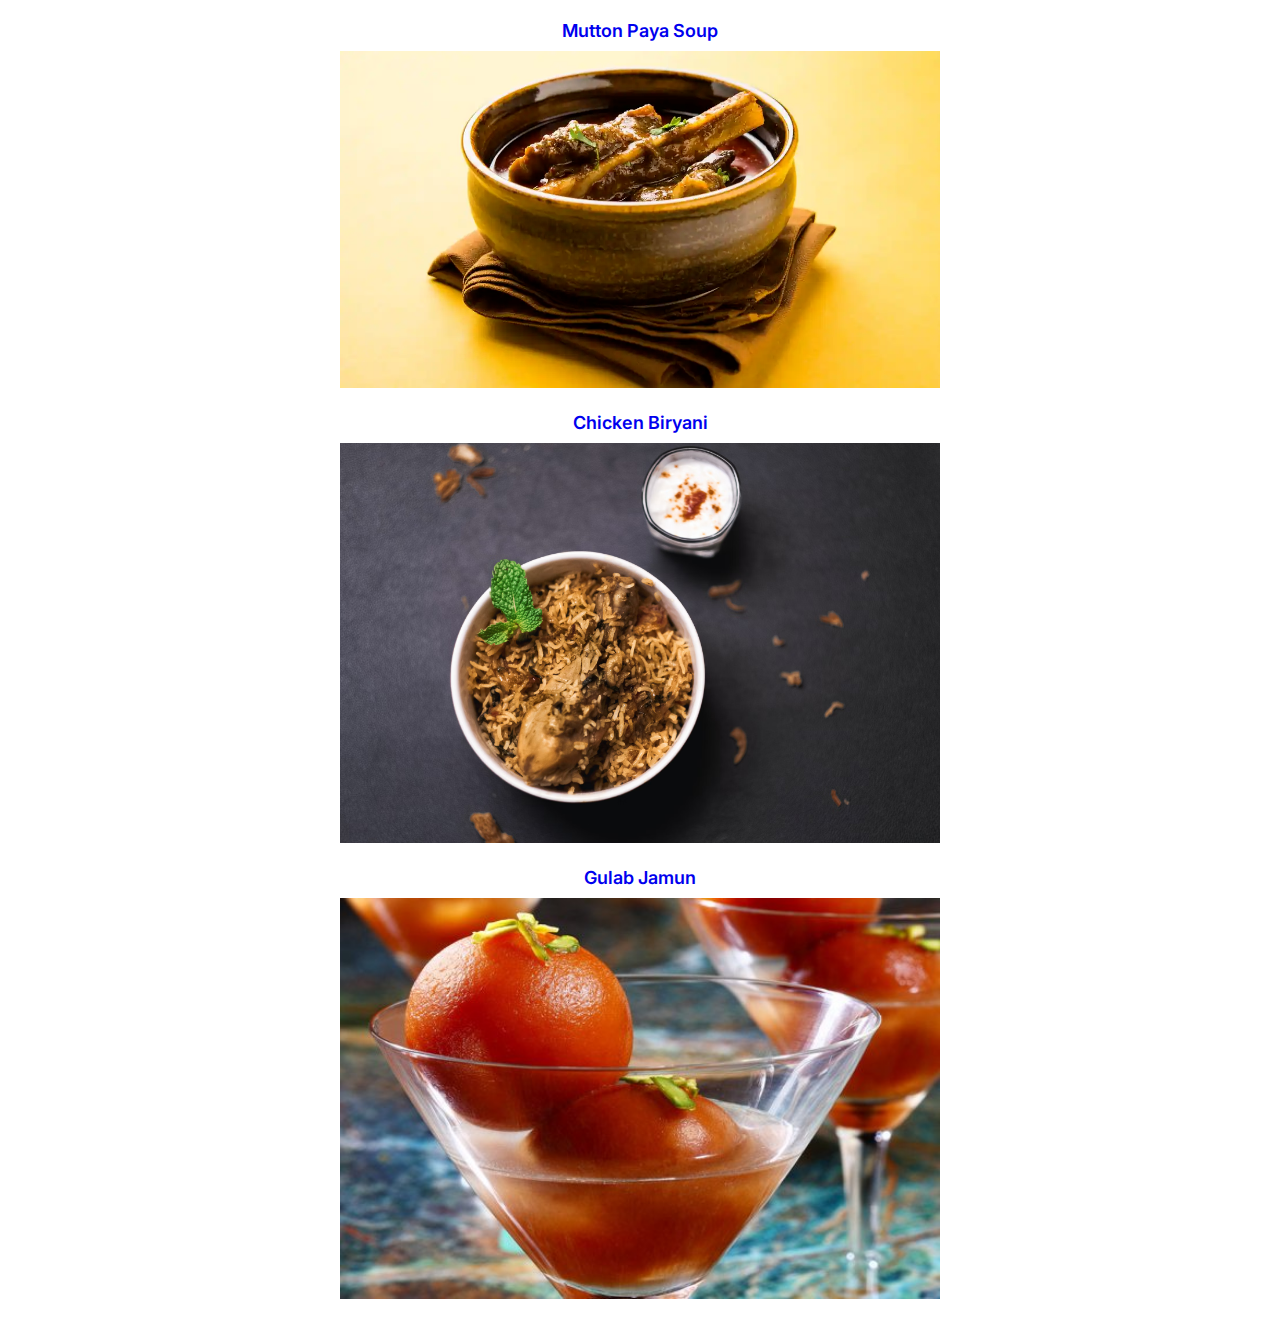
<file: index.html>
<!DOCTYPE html>
<html lang="en">
  <head>
    <meta charset="UTF-8" />
    <meta http-equiv="X-UA-Compatible" content="IE=edge" />
    <meta name="viewport" content="width=device-width, initial-scale=1.0" />
    <title>Odin Receipes</title>
  </head>
  <link rel="stylesheet" href="style.css" />
  <body></body>
  <div class="container">
    <div class="recipe">
      <div class="recipe-title">
        <a href="./recipes/mutton-paya-soup.html">Mutton Paya Soup</a>
      </div>
      <img src="./images/mutton-paya-soup.png" alt="mutton-paya-soup" />
    </div>
    <div class="recipe">
      <div class="recipe-title">
        <a href="./recipes/chicken-biryani.html">Chicken Biryani</a>
      </div>
      <img src="./images/chicken-biryani.png" alt="chicken-biryani" />
    </div>
    <div class="recipe">
      <div class="recipe-title">
        <a href="./recipes/gulab-jamun.html">Gulab Jamun</a>
      </div>
      <img src="./images/gulab-jamun.jpg" alt="gulab-jamun" />
    </div>
  </div>
</html>
</file>
<file: style.css>
@import url('https://fonts.googleapis.com/css2?family=Inter:wght@400;600&display=swap');
*{
    font-family: 'Inter', sans-serif;
}
img{
    max-width: 100%;
    width: 600px;
}
.container{
    text-align: center;
}
a{
    font-size: 18px;
    font-weight: 600;
}
a:link {
    text-decoration: none;
}
a:visited {
    text-decoration: none;
}

.recipe{
    margin: 20px 0;
}
.recipe-title{
    padding-bottom: 10px;
}
</file>
